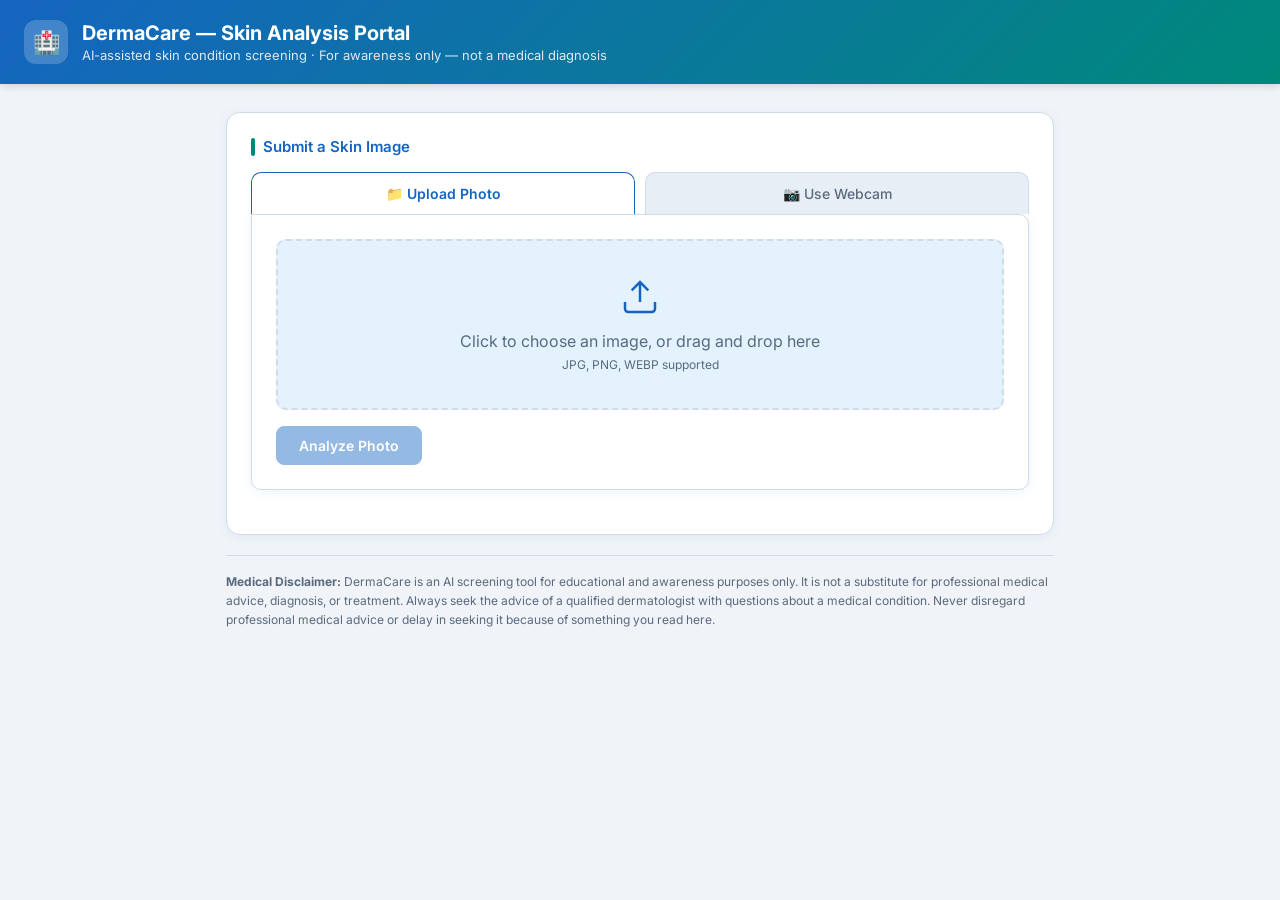
<file: Derma_Care_Skin_Disease/templates/index.html>
<!DOCTYPE html>
<html lang="en">
<head>
<meta charset="UTF-8">
<meta name="viewport" content="width=device-width, initial-scale=1.0">
<title>DermaCare — Skin Disease Detection</title>
<link rel="preconnect" href="https://fonts.googleapis.com">
<link href="https://fonts.googleapis.com/css2?family=Inter:wght@400;500;600;700&display=swap" rel="stylesheet">
<style>
:root {
  --bg: #f0f4f8;
  --white: #ffffff;
  --primary: #1565c0;
  --primary-light: #e3f2fd;
  --accent: #00897b;
  --accent-light: #e0f2f1;
  --text: #1a2332;
  --muted: #5a6a7e;
  --border: #d0dbe8;
  --danger: #c62828;
  --danger-bg: #ffebee;
  --warning: #e65100;
  --warning-bg: #fff3e0;
  --success: #2e7d32;
  --success-bg: #e8f5e9;
  --shadow: 0 2px 12px rgba(21,101,192,.08);
}
* { box-sizing: border-box; margin: 0; padding: 0; }
body {
  font-family: 'Inter', sans-serif;
  background: var(--bg);
  color: var(--text);
  min-height: 100vh;
}

/* ---- Header ---- */
.header {
  background: linear-gradient(135deg, #1565c0 0%, #00897b 100%);
  color: #fff;
  padding: 20px 24px;
  display: flex;
  align-items: center;
  gap: 14px;
  box-shadow: 0 2px 8px rgba(0,0,0,.15);
}
.header-icon {
  width: 44px; height: 44px;
  background: rgba(255,255,255,.2);
  border-radius: 12px;
  display: flex; align-items: center; justify-content: center;
  font-size: 22px;
}
.header h1 { font-size: 20px; font-weight: 700; }
.header p { font-size: 13px; opacity: .85; margin-top: 2px; }

.wrap { max-width: 860px; margin: 0 auto; padding: 28px 16px 48px; }

/* ---- Cards ---- */
.card {
  background: var(--white);
  border: 1px solid var(--border);
  border-radius: 14px;
  padding: 24px;
  margin-bottom: 20px;
  box-shadow: var(--shadow);
}
.card-title {
  font-size: 15px;
  font-weight: 600;
  color: var(--primary);
  margin-bottom: 16px;
  display: flex;
  align-items: center;
  gap: 8px;
}
.card-title::before {
  content: '';
  display: inline-block;
  width: 4px; height: 18px;
  background: var(--accent);
  border-radius: 2px;
}

/* ---- Tabs ---- */
.tabs { display: flex; gap: 10px; margin-bottom: 0; }
.tab {
  flex: 1;
  text-align: center;
  padding: 12px;
  border: 1px solid var(--border);
  border-bottom: none;
  border-radius: 10px 10px 0 0;
  cursor: pointer;
  background: #e8eef5;
  color: var(--muted);
  font-size: 14px;
  font-weight: 500;
  transition: background .15s;
}
.tab.active { background: var(--white); color: var(--primary); font-weight: 600; border-color: var(--primary); }
.tab-panel {
  display: none;
  border: 1px solid var(--border);
  border-radius: 0 10px 10px 10px;
  padding: 24px;
  background: var(--white);
  box-shadow: var(--shadow);
  margin-bottom: 20px;
}
.tab-panel.active { display: block; }

#dropzone {
  border: 2px dashed var(--border);
  border-radius: 10px;
  padding: 36px 20px;
  text-align: center;
  color: var(--muted);
  cursor: pointer;
  transition: border-color .15s, background .15s;
  background: var(--primary-light);
}
#dropzone:hover, #dropzone.drag { border-color: var(--primary); color: var(--primary); background: #d0e8fc; }
#dropzone svg { margin-bottom: 10px; }
#preview, #video { max-width: 100%; border-radius: 10px; margin-top: 16px; display: none; border: 1px solid var(--border); }
#video { width: 100%; background: #000; }

.btn {
  font-family: inherit;
  font-size: 14px;
  font-weight: 600;
  padding: 10px 22px;
  border-radius: 8px;
  border: 1px solid var(--border);
  background: var(--white);
  color: var(--text);
  cursor: pointer;
  transition: background .15s, transform .1s;
}
.btn:hover { background: var(--primary-light); }
.btn:active { transform: scale(.98); }
.btn:disabled { opacity: .45; cursor: not-allowed; }
.btn-primary { background: var(--primary); border-color: var(--primary); color: #fff; }
.btn-primary:hover { background: #1256a8; }
.btn-accent { background: var(--accent); border-color: var(--accent); color: #fff; }
.btn-accent:hover { background: #00796b; }
.row { display: flex; gap: 10px; align-items: center; margin-top: 16px; flex-wrap: wrap; }

/* ---- Results ---- */
#results { display: none; }
#results.visible { display: block; }

.result-header {
  display: flex;
  align-items: flex-start;
  justify-content: space-between;
  gap: 16px;
  flex-wrap: wrap;
  margin-bottom: 20px;
}
.disease-name { font-size: 26px; font-weight: 700; color: var(--text); }
.confidence-badge {
  display: inline-flex;
  align-items: center;
  gap: 6px;
  padding: 6px 14px;
  border-radius: 20px;
  font-size: 13px;
  font-weight: 600;
}
.badge-high { background: var(--success-bg); color: var(--success); }
.badge-medium { background: var(--warning-bg); color: var(--warning); }
.badge-low { background: var(--primary-light); color: var(--primary); }
.badge-critical { background: var(--danger-bg); color: var(--danger); }

.alert-banner {
  background: var(--danger-bg);
  border: 1px solid #ef9a9a;
  border-radius: 10px;
  padding: 14px 18px;
  color: var(--danger);
  font-size: 14px;
  font-weight: 500;
  margin-bottom: 16px;
  display: flex;
  align-items: center;
  gap: 10px;
}

.info-grid { display: grid; grid-template-columns: 1fr 1fr; gap: 16px; margin-bottom: 20px; }
@media (max-width: 600px) { .info-grid { grid-template-columns: 1fr; } }

.info-box {
  background: var(--bg);
  border-radius: 10px;
  padding: 16px;
  border-left: 4px solid var(--accent);
}
.info-box h3 { font-size: 12px; text-transform: uppercase; letter-spacing: .5px; color: var(--muted); margin-bottom: 8px; }
.info-box p { font-size: 14px; line-height: 1.6; }

.section-title { font-size: 14px; font-weight: 600; color: var(--primary); margin: 20px 0 12px; }

.stage-grid { display: grid; grid-template-columns: repeat(3, 1fr); gap: 14px; }
@media (max-width: 600px) { .stage-grid { grid-template-columns: 1fr; } }
.stage-card {
  border: 1px solid var(--border);
  border-radius: 10px;
  overflow: hidden;
  background: var(--white);
}
.stage-card img { width: 100%; height: 120px; object-fit: cover; background: var(--primary-light); }
.stage-card-body { padding: 12px; }
.stage-card-body h4 { font-size: 13px; font-weight: 600; color: var(--primary); margin-bottom: 4px; }
.stage-card-body p { font-size: 12px; color: var(--muted); line-height: 1.5; }

.alt-list { list-style: none; }
.alt-list li {
  display: flex;
  justify-content: space-between;
  padding: 8px 0;
  border-bottom: 1px solid var(--border);
  font-size: 13px;
}
.alt-list li:last-child { border-bottom: none; }

.score-bar-row { display: flex; align-items: center; gap: 10px; margin-bottom: 8px; font-size: 13px; }
.score-bar-name { width: 160px; flex-shrink: 0; }
.score-bar-track { flex: 1; height: 8px; background: var(--bg); border-radius: 4px; overflow: hidden; }
.score-bar-fill { height: 100%; background: var(--primary); border-radius: 4px; }
.score-bar-pct { width: 44px; text-align: right; color: var(--muted); }

.spinner {
  display: inline-block;
  width: 20px; height: 20px;
  border: 3px solid var(--border);
  border-top-color: var(--primary);
  border-radius: 50%;
  animation: spin .7s linear infinite;
  vertical-align: middle;
  margin-right: 8px;
}
@keyframes spin { to { transform: rotate(360deg); } }

.error-msg { color: var(--danger); font-size: 14px; margin-top: 10px; }
.disclaimer {
  font-size: 12px;
  color: var(--muted);
  border-top: 1px solid var(--border);
  padding-top: 16px;
  margin-top: 8px;
  line-height: 1.6;
}
</style>
</head>
<body>

<header class="header">
  <div class="header-icon">🏥</div>
  <div>
    <h1>DermaCare — Skin Analysis Portal</h1>
    <p>AI-assisted skin condition screening · For awareness only — not a medical diagnosis</p>
  </div>
</header>

<div class="wrap">

  <!-- Input section -->
  <div class="card">
    <div class="card-title">Submit a Skin Image</div>
    <div class="tabs">
      <div class="tab active" data-tab="upload">📁 Upload Photo</div>
      <div class="tab" data-tab="webcam">📷 Use Webcam</div>
    </div>

    <div class="tab-panel active" id="panel-upload">
      <div id="dropzone">
        <svg width="40" height="40" viewBox="0 0 24 24" fill="none" stroke="#1565c0" stroke-width="1.5">
          <path d="M21 15v4a2 2 0 01-2 2H5a2 2 0 01-2-2v-4"/><polyline points="17 8 12 3 7 8"/><line x1="12" y1="3" x2="12" y2="15"/>
        </svg>
        <div>Click to choose an image, or drag and drop here</div>
        <div style="font-size:12px;margin-top:6px;color:#5a6a7e;">JPG, PNG, WEBP supported</div>
      </div>
      <input type="file" id="fileInput" accept="image/*" style="display:none;">
      <img id="preview" alt="Preview">
      <div class="row">
        <button class="btn btn-primary" id="predictUploadBtn" disabled>Analyze Photo</button>
      </div>
    </div>

    <div class="tab-panel" id="panel-webcam">
      <video id="video" autoplay playsinline></video>
      <canvas id="canvas" style="display:none;"></canvas>
      <div class="row">
        <button class="btn" id="startCamBtn">Start Camera</button>
        <button class="btn btn-accent" id="captureBtn" disabled>Capture &amp; Analyze</button>
      </div>
    </div>
    <div id="errorBox" class="error-msg"></div>
  </div>

  <!-- Results section -->
  <div id="results">
    <div class="card" id="resultCard">
      <div id="melanomaAlert" class="alert-banner" style="display:none;">
        ⚠️ <strong>Melanoma Alert:</strong> A potentially serious condition was detected. Please consult a dermatologist immediately.
      </div>
      <div class="result-header">
        <div>
          <div style="font-size:12px;color:var(--muted);text-transform:uppercase;letter-spacing:.5px;margin-bottom:4px;">Detected Condition</div>
          <div class="disease-name" id="rDisease">—</div>
        </div>
        <div class="confidence-badge badge-medium" id="rBadge">—</div>
      </div>

      <div class="info-grid">
        <div class="info-box">
          <h3>Confidence Level</h3>
          <p id="rConfidence">—</p>
        </div>
        <div class="info-box">
          <h3>Estimated Stage</h3>
          <p id="rStage">—</p>
        </div>
      </div>

      <div class="info-box" style="margin-bottom:16px;border-left-color:var(--primary);">
        <h3>About This Condition</h3>
        <p id="rDescription">—</p>
      </div>

      <div class="info-box" style="border-left-color:#e65100;">
        <h3>Recommended Treatment (Informational)</h3>
        <p id="rPrescription">—</p>
      </div>

      <div class="section-title">Disease Progression — Reference Stages</div>
      <div class="stage-grid" id="rStages"></div>

      <div class="section-title" id="altTitle" style="display:none;">Alternative Possibilities</div>
      <ul class="alt-list" id="rAlternatives"></ul>

      <details style="margin-top:20px;">
        <summary style="cursor:pointer;font-size:13px;color:var(--muted);font-weight:500;">View all model scores</summary>
        <div id="rAllScores" style="margin-top:12px;"></div>
      </details>
    </div>
  </div>

  <p class="disclaimer">
    <strong>Medical Disclaimer:</strong> DermaCare is an AI screening tool for educational and awareness purposes only.
    It is not a substitute for professional medical advice, diagnosis, or treatment.
    Always seek the advice of a qualified dermatologist with questions about a medical condition.
    Never disregard professional medical advice or delay in seeking it because of something you read here.
  </p>
</div>

<script>
const tabs = document.querySelectorAll('.tab');
const panels = document.querySelectorAll('.tab-panel');
tabs.forEach(t => t.onclick = () => {
  tabs.forEach(x => x.classList.remove('active'));
  panels.forEach(x => x.classList.remove('active'));
  t.classList.add('active');
  document.getElementById('panel-' + t.dataset.tab).classList.add('active');
  stopCamera();
});

const dropzone = document.getElementById('dropzone');
const fileInput = document.getElementById('fileInput');
const preview = document.getElementById('preview');
const predictUploadBtn = document.getElementById('predictUploadBtn');
let uploadedBlob = null;

dropzone.onclick = () => fileInput.click();
dropzone.ondragover = e => { e.preventDefault(); dropzone.classList.add('drag'); };
dropzone.ondragleave = () => dropzone.classList.remove('drag');
dropzone.ondrop = e => {
  e.preventDefault(); dropzone.classList.remove('drag');
  if (e.dataTransfer.files[0]) handleFile(e.dataTransfer.files[0]);
};
fileInput.onchange = () => { if (fileInput.files[0]) handleFile(fileInput.files[0]); };

function handleFile(file) {
  uploadedBlob = file;
  preview.src = URL.createObjectURL(file);
  preview.style.display = 'block';
  predictUploadBtn.disabled = false;
}
predictUploadBtn.onclick = () => runPrediction(uploadedBlob);

const video = document.getElementById('video');
const canvas = document.getElementById('canvas');
const startCamBtn = document.getElementById('startCamBtn');
const captureBtn = document.getElementById('captureBtn');
let stream = null;

startCamBtn.onclick = async () => {
  try {
    stream = await navigator.mediaDevices.getUserMedia({ video: true });
    video.srcObject = stream;
    video.style.display = 'block';
    captureBtn.disabled = false;
    startCamBtn.textContent = 'Restart Camera';
  } catch (err) {
    showError('Could not access webcam: ' + err.message);
  }
};
function stopCamera() {
  if (stream) {
    stream.getTracks().forEach(t => t.stop());
    stream = null;
    video.style.display = 'none';
    captureBtn.disabled = true;
    startCamBtn.textContent = 'Start Camera';
  }
}
captureBtn.onclick = () => {
  canvas.width = video.videoWidth;
  canvas.height = video.videoHeight;
  canvas.getContext('2d').drawImage(video, 0, 0);
  canvas.toBlob(blob => runPrediction(blob), 'image/jpeg', 0.92);
};

function showError(msg) {
  document.getElementById('errorBox').textContent = msg;
}

async function runPrediction(blob) {
  if (!blob) { showError('No image available yet.'); return; }
  showError('');
  const results = document.getElementById('results');
  results.classList.add('visible');
  document.getElementById('rDisease').innerHTML = '<span class="spinner"></span>Analyzing…';
  document.getElementById('rBadge').textContent = '';
  document.getElementById('rConfidence').textContent = '';
  document.getElementById('rStage').textContent = '';
  document.getElementById('rDescription').textContent = '';
  document.getElementById('rPrescription').textContent = '';
  document.getElementById('rStages').innerHTML = '';
  document.getElementById('rAlternatives').innerHTML = '';
  document.getElementById('rAllScores').innerHTML = '';
  document.getElementById('melanomaAlert').style.display = 'none';

  const form = new FormData();
  form.append('image', blob, 'capture.jpg');
  try {
    const res = await fetch('/predict', { method: 'POST', body: form });
    const data = await res.json();
    if (!res.ok) {
      showError(data.error || 'Prediction failed.');
      results.classList.remove('visible');
      return;
    }
    renderResults(data);
  } catch (err) {
    showError('Request failed: ' + err.message);
    results.classList.remove('visible');
  }
}

function badgeClass(severity) {
  return { critical: 'badge-critical', high: 'badge-high', medium: 'badge-medium', low: 'badge-low' }[severity] || 'badge-low';
}

function renderResults(data) {
  document.getElementById('rDisease').textContent = data.disease;
  const badge = document.getElementById('rBadge');
  badge.textContent = data.confidence + '% confidence';
  badge.className = 'confidence-badge ' + badgeClass(data.severity_badge);

  document.getElementById('rConfidence').textContent = data.confidence + '% — ' +
    (data.confidence >= 75 ? 'High confidence match' : data.confidence >= 55 ? 'Moderate confidence' : 'Low confidence');
  document.getElementById('rStage').textContent = data.stage;
  document.getElementById('rDescription').textContent = data.description || 'No description available.';
  document.getElementById('rPrescription').textContent = data.prescription || 'Consult a dermatologist for treatment guidance.';

  if (data.melanoma_alert) {
    document.getElementById('melanomaAlert').style.display = 'flex';
  }

  const stagesEl = document.getElementById('rStages');
  if (data.stages && data.stages.length) {
    stagesEl.innerHTML = data.stages.map(s => `
      <div class="stage-card">
        <img src="${s.image}" alt="${s.name} stage reference">
        <div class="stage-card-body">
          <h4>${s.name}</h4>
          <p>${s.signs}</p>
        </div>
      </div>`).join('');
  } else {
    stagesEl.innerHTML = '<p style="font-size:13px;color:var(--muted);">No reference images available for this result.</p>';
  }

  const alts = data.alternatives || [];
  const altTitle = document.getElementById('altTitle');
  const altList = document.getElementById('rAlternatives');
  if (alts.length) {
    altTitle.style.display = 'block';
    altList.innerHTML = alts.map(a =>
      `<li><span>${a.disease}</span><span>${a.confidence}%</span></li>`
    ).join('');
  } else {
    altTitle.style.display = 'none';
    altList.innerHTML = '';
  }

  const scoresEl = document.getElementById('rAllScores');
  if (data.all_scores) {
    scoresEl.innerHTML = data.all_scores.map(s => `
      <div class="score-bar-row">
        <div class="score-bar-name">${s.disease}</div>
        <div class="score-bar-track"><div class="score-bar-fill" style="width:${s.confidence}%"></div></div>
        <div class="score-bar-pct">${s.confidence}%</div>
      </div>`).join('');
  }
}
</script>
</body>
</html>
</file>
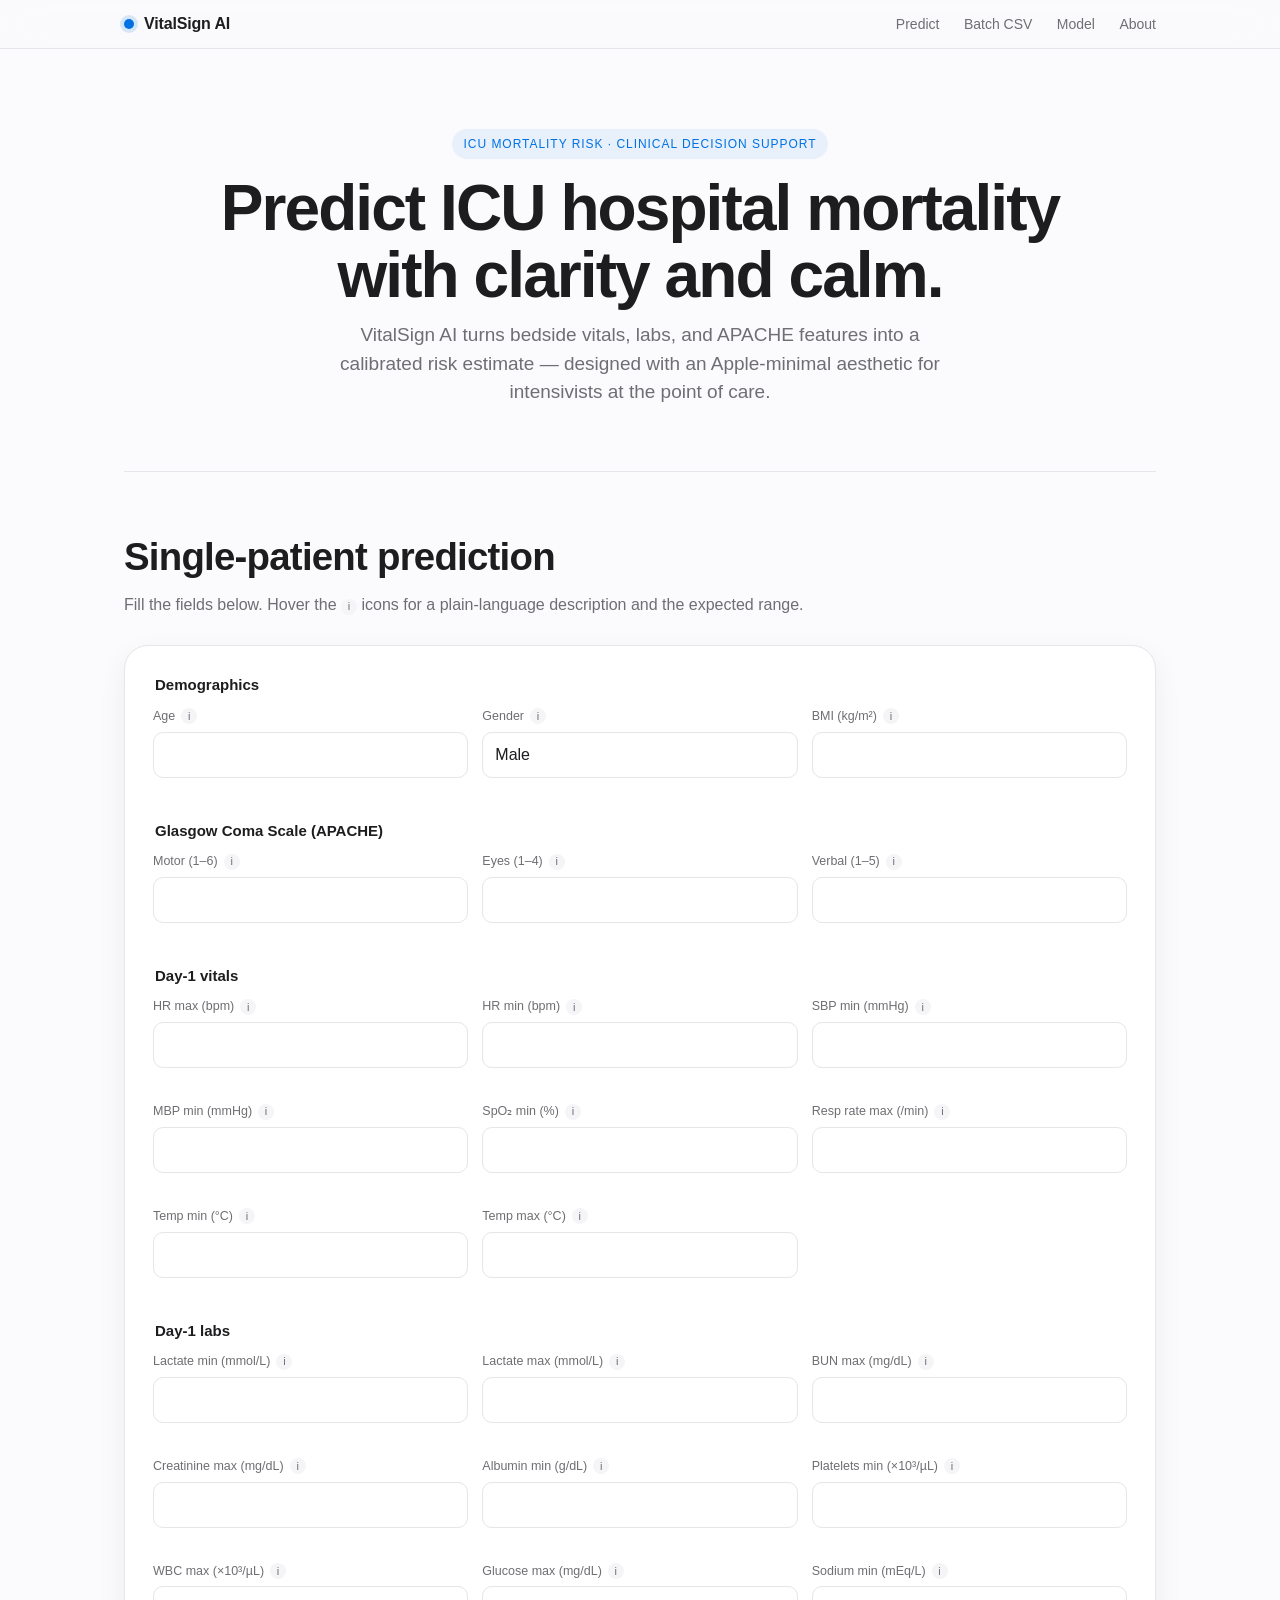
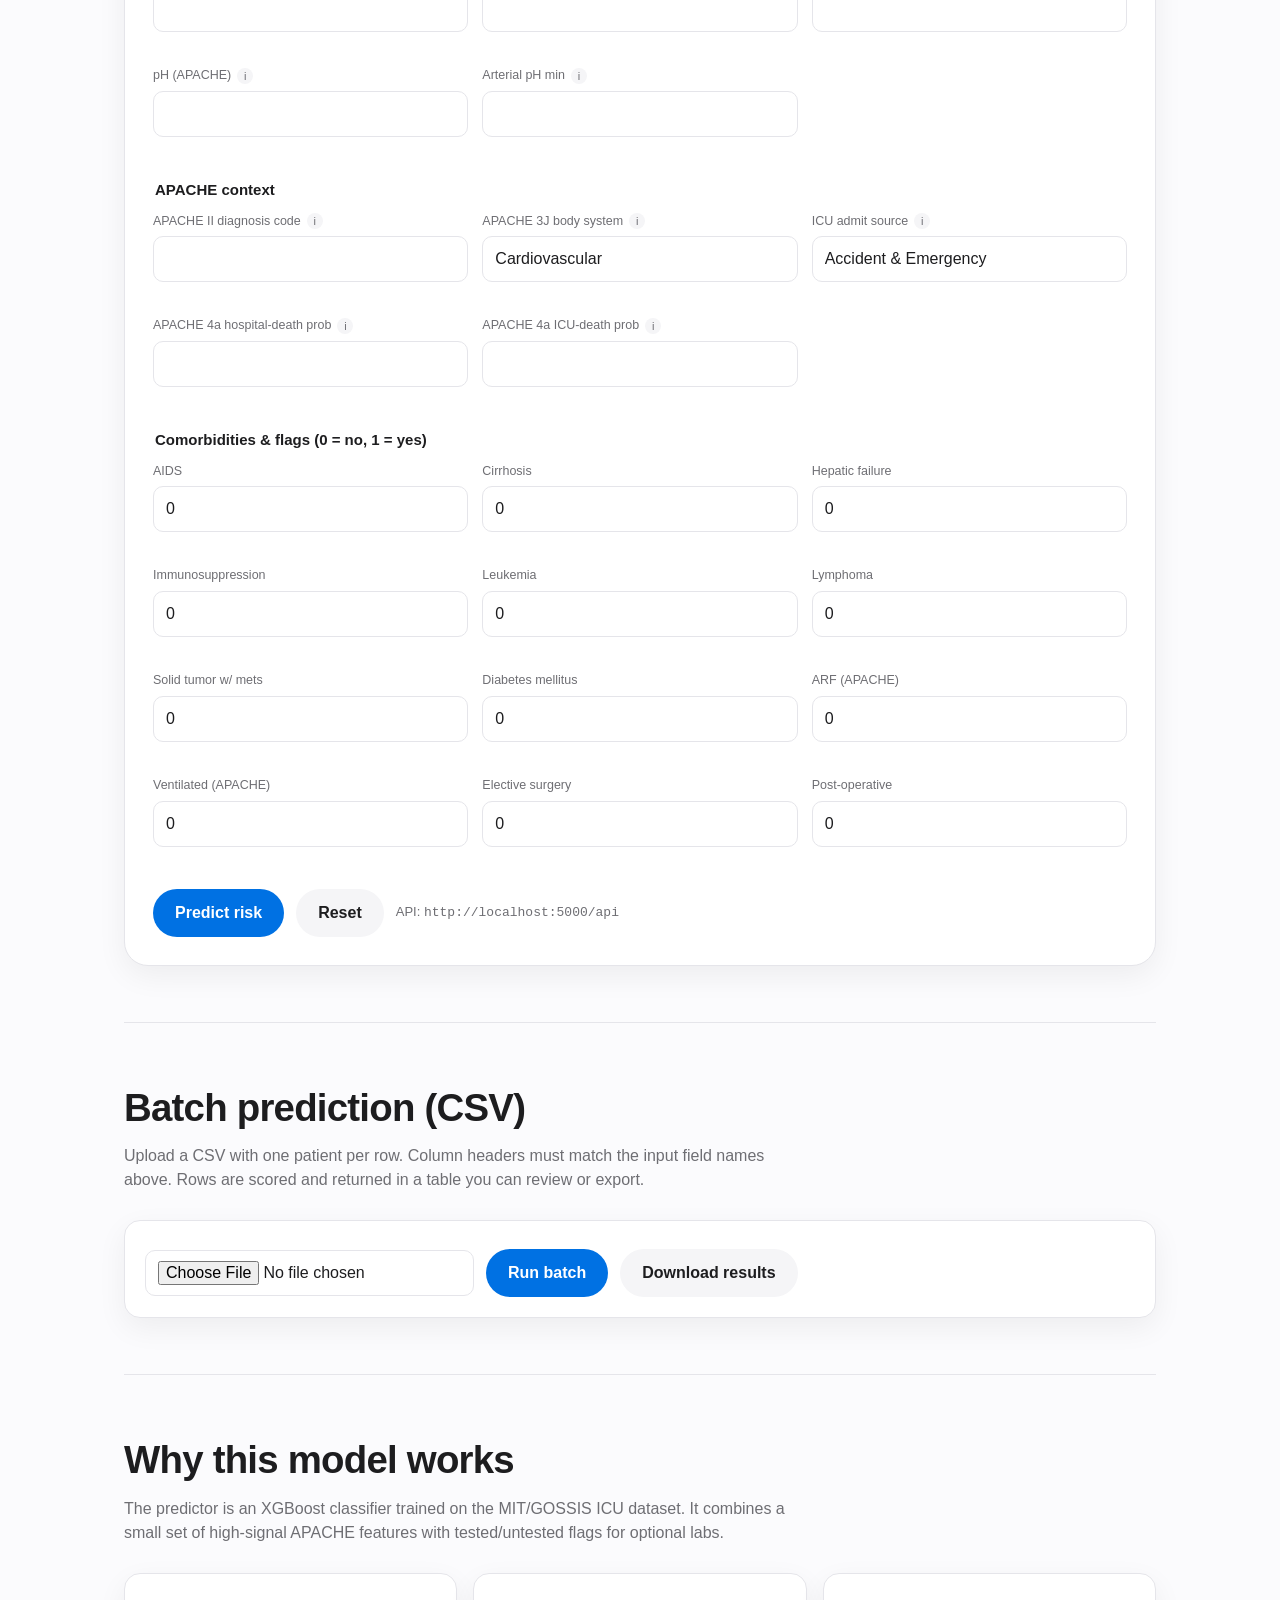
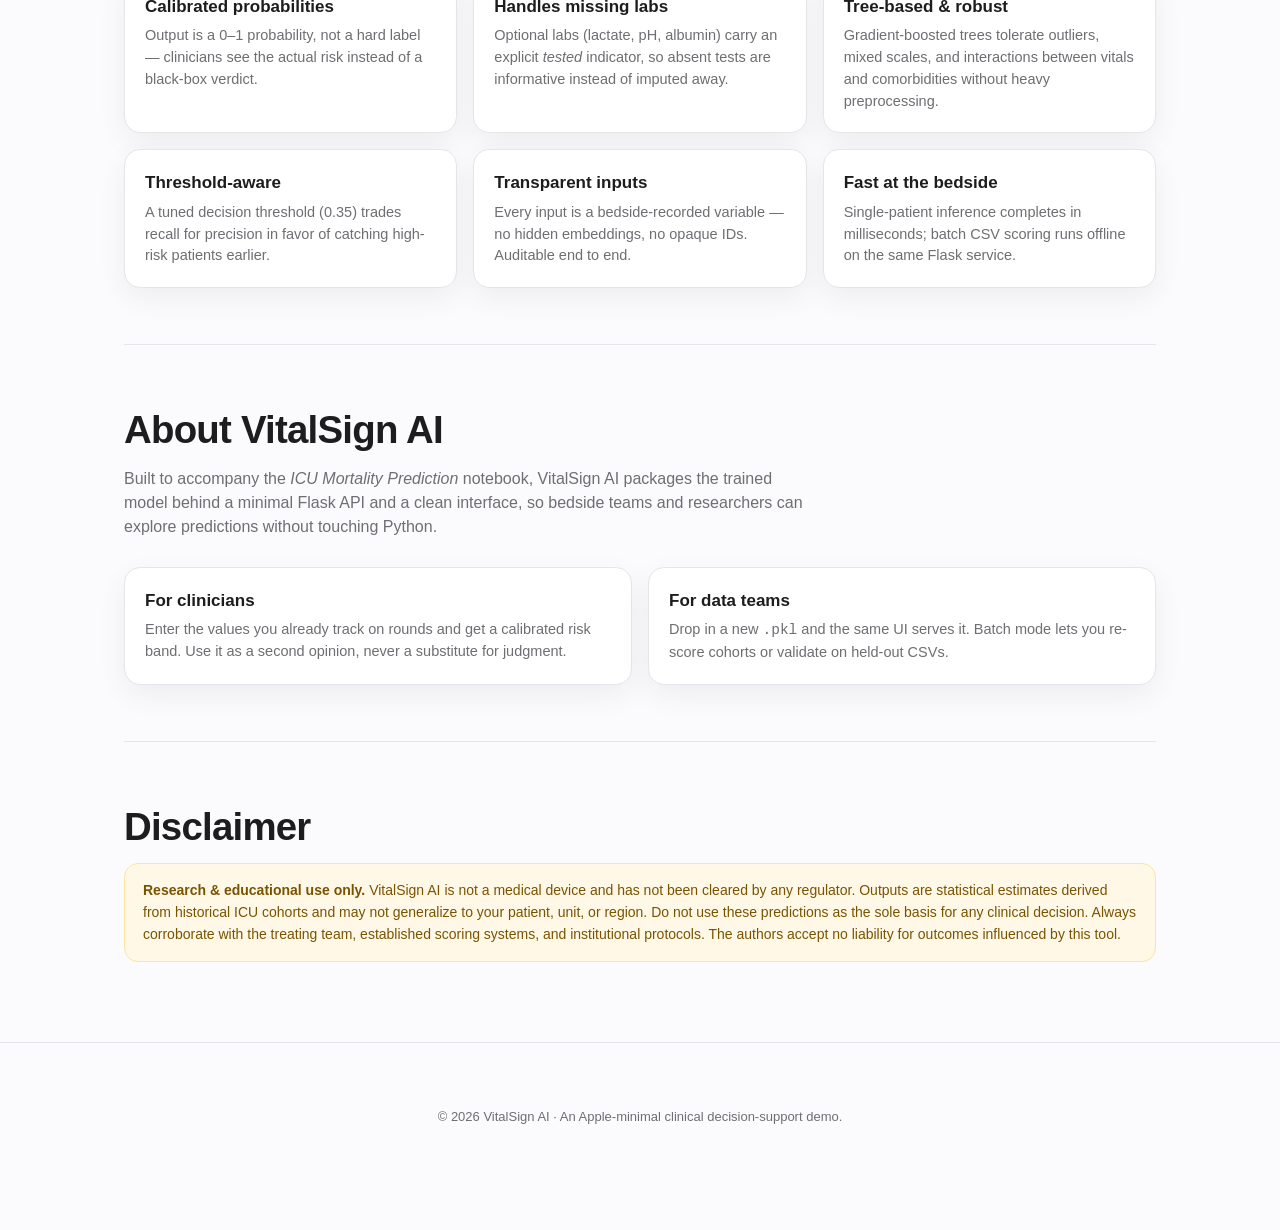
<file: ICU_Mortality_Prediction/templates/index.html>
<!doctype html>
<html lang="en">
<head>
<meta charset="utf-8" />
<meta name="viewport" content="width=device-width,initial-scale=1" />
<title>VitalSign AI — ICU Mortality Risk Predictor</title>
<meta name="description" content="An Apple-minimal, clinician-facing tool that estimates ICU hospital-mortality risk from bedside vitals, labs, and APACHE features." />
<style>
  :root{
    --bg:#fbfbfd; --surface:#ffffff; --text:#1d1d1f; --muted:#6e6e73;
    --line:#e5e5ea; --accent:#0071e3; --accent-2:#34c759;
    --warn:#ff9f0a; --danger:#ff3b30; --chip:#f5f5f7;
    --radius:16px; --shadow:0 10px 30px rgba(0,0,0,.06);
  }
  *{box-sizing:border-box}
  html,body{margin:0;padding:0;background:var(--bg);color:var(--text);
    font-family:-apple-system,BlinkMacSystemFont,"SF Pro Display","SF Pro Text","Helvetica Neue",Helvetica,Arial,sans-serif;
    -webkit-font-smoothing:antialiased;font-size:16px;line-height:1.5}
  a{color:var(--accent);text-decoration:none}
  .wrap{max-width:1080px;margin:0 auto;padding:24px}
  /* Nav */
  nav{position:sticky;top:0;z-index:20;backdrop-filter:saturate(180%) blur(20px);
    background:rgba(251,251,253,.8);border-bottom:1px solid var(--line)}
  nav .wrap{display:flex;align-items:center;justify-content:space-between;padding:12px 24px}
  .brand{display:flex;align-items:center;gap:10px;font-weight:600;letter-spacing:-.01em}
  .brand .dot{width:10px;height:10px;border-radius:50%;background:var(--accent);box-shadow:0 0 0 4px rgba(0,113,227,.15)}
  nav a.link{color:var(--muted);margin-left:20px;font-size:14px}
  nav a.link:hover{color:var(--text)}
  /* Hero */
  header.hero{position:relative;overflow:hidden;text-align:center;padding:80px 24px 40px}
  header.hero h1{font-size:clamp(34px,5vw,64px);line-height:1.05;letter-spacing:-.03em;margin:0 0 12px;font-weight:700}
  header.hero p.lede{max-width:640px;margin:0 auto;color:var(--muted);font-size:19px}
  .pill{display:inline-block;font-size:12px;letter-spacing:.08em;text-transform:uppercase;
    color:var(--accent);background:rgba(0,113,227,.08);padding:6px 12px;border-radius:999px;margin-bottom:16px}
  /* Floating heart-beats */
  .float-layer{position:absolute;inset:0;pointer-events:none;overflow:hidden}
  .beat{position:absolute;font-size:22px;opacity:.35;animation:floaty linear infinite}
  @keyframes floaty{
    0%{transform:translateY(20vh) translateX(0) scale(.9);opacity:0}
    15%{opacity:.6}
    100%{transform:translateY(-40vh) translateX(20px) scale(1.1);opacity:0}
  }
  @keyframes pulse{0%,100%{transform:scale(1)}50%{transform:scale(1.12)}}
  /* Sections */
  section{padding:56px 0;border-top:1px solid var(--line)}
  section h2{font-size:clamp(26px,3vw,40px);letter-spacing:-.02em;margin:0 0 8px}
  section p.sub{color:var(--muted);margin:0 0 28px;max-width:680px}
  /* Cards */
  .grid{display:grid;gap:16px}
  .grid.cols-3{grid-template-columns:repeat(3,minmax(0,1fr))}
  .grid.cols-2{grid-template-columns:repeat(2,minmax(0,1fr))}
  @media(max-width:820px){.grid.cols-3,.grid.cols-2{grid-template-columns:1fr}}
  .card{background:var(--surface);border:1px solid var(--line);border-radius:var(--radius);padding:20px;box-shadow:var(--shadow)}
  .card h3{margin:0 0 6px;font-size:17px}
  .card p{margin:0;color:var(--muted);font-size:14.5px}
  /* Form */
  form.predict{background:var(--surface);border:1px solid var(--line);border-radius:24px;padding:28px;box-shadow:var(--shadow)}
  fieldset{border:0;padding:0;margin:0 0 22px}
  legend{font-weight:600;font-size:15px;margin-bottom:10px;color:var(--text)}
  .fields{display:grid;grid-template-columns:repeat(3,minmax(0,1fr));gap:14px}
  @media(max-width:820px){.fields{grid-template-columns:1fr 1fr}}
  @media(max-width:520px){.fields{grid-template-columns:1fr}}
  .field{display:flex;flex-direction:column;gap:6px;position:relative}
  .field label{font-size:12.5px;color:var(--muted);display:flex;align-items:center;gap:6px}
  .info{display:inline-flex;align-items:center;justify-content:center;width:16px;height:16px;
    border-radius:50%;background:var(--chip);color:var(--muted);font-size:11px;cursor:help;user-select:none}
  .info:hover + .tip, .info:focus + .tip{opacity:1;transform:translateY(0)}
  .tip{position:absolute;top:100%;left:0;right:0;margin-top:6px;background:#1d1d1f;color:#fff;
    font-size:12px;line-height:1.4;padding:8px 10px;border-radius:8px;opacity:0;transform:translateY(-4px);
    transition:.15s ease;pointer-events:none;z-index:5}
  input,select{appearance:none;-webkit-appearance:none;background:var(--surface);border:1px solid var(--line);
    border-radius:10px;padding:10px 12px;font:inherit;color:var(--text);outline:none;transition:.15s}
  input:focus,select:focus{border-color:var(--accent);box-shadow:0 0 0 4px rgba(0,113,227,.15)}
  input.invalid{border-color:var(--danger);box-shadow:0 0 0 4px rgba(255,59,48,.12)}
  .err{color:var(--danger);font-size:12px;min-height:14px}
  .row-actions{display:flex;gap:12px;flex-wrap:wrap;align-items:center;margin-top:8px}
  button{cursor:pointer;font:inherit;border:0;border-radius:999px;padding:12px 22px;font-weight:600;transition:.15s}
  button.primary{background:var(--accent);color:#fff}
  button.primary:hover{filter:brightness(1.05)}
  button.ghost{background:var(--chip);color:var(--text)}
  button.ghost:hover{background:#ececf1}
  /* Result */
  .result{margin-top:18px;padding:20px;border-radius:16px;border:1px solid var(--line);background:#fafafd;display:none}
  .result.show{display:block;animation:fade .35s ease}
  @keyframes fade{from{opacity:0;transform:translateY(6px)}to{opacity:1;transform:none}}
  .risk-badge{display:inline-flex;align-items:center;gap:8px;font-weight:600;padding:6px 12px;border-radius:999px;font-size:14px}
  .risk-Low{background:rgba(52,199,89,.15);color:#248a3d}
  .risk-Moderate{background:rgba(255,159,10,.15);color:#b76c00}
  .risk-High{background:rgba(255,149,0,.2);color:#a24a00}
  .risk-Critical{background:rgba(255,59,48,.15);color:#b1160b}
  .bar{height:10px;background:var(--chip);border-radius:999px;overflow:hidden;margin-top:12px}
  .bar > span{display:block;height:100%;background:linear-gradient(90deg,#34c759,#ff9f0a,#ff3b30);width:0;transition:width .8s ease}
  /* Batch table */
  table{width:100%;border-collapse:collapse;margin-top:14px;font-size:14px}
  th,td{padding:10px 12px;border-bottom:1px solid var(--line);text-align:left}
  th{background:var(--chip);font-weight:600}
  /* Footer */
  footer{padding:40px 0 80px;color:var(--muted);font-size:13px;text-align:center;border-top:1px solid var(--line)}
  .disclaimer{background:#fff8e6;border:1px solid #ffe3a1;color:#7a5300;padding:16px 18px;border-radius:14px;font-size:14px;line-height:1.55}
</style>
</head>
<body>

<nav>
  <div class="wrap">
    <div class="brand"><span class="dot"></span> VitalSign&nbsp;AI</div>
    <div>
      <a class="link" href="#predict">Predict</a>
      <a class="link" href="#batch">Batch CSV</a>
      <a class="link" href="#model">Model</a>
      <a class="link" href="#about">About</a>
    </div>
  </div>
</nav>

<header class="hero">
  <div class="float-layer" id="floatLayer"></div>
  <span class="pill">ICU Mortality Risk · Clinical Decision Support</span>
  <h1>Predict ICU hospital mortality<br/>with clarity and calm.</h1>
  <p class="lede">VitalSign AI turns bedside vitals, labs, and APACHE features into a calibrated risk estimate — designed with an Apple-minimal aesthetic for intensivists at the point of care.</p>
</header>

<main class="wrap">

<!-- ============== SINGLE PATIENT ============== -->
<section id="predict">
  <h2>Single-patient prediction</h2>
  <p class="sub">Fill the fields below. Hover the <span class="info">i</span> icons for a plain-language description and the expected range.</p>
  <form class="predict" id="predictForm" novalidate>

    <fieldset>
      <legend>Demographics</legend>
      <div class="fields">
        <div class="field">
          <label>Age <span class="info" tabindex="0">i</span><span class="tip">Patient age in years. Expected 16–110.</span></label>
          <input name="age" type="number" min="16" max="110" step="1" required />
          <div class="err"></div>
        </div>
        <div class="field">
          <label>Gender <span class="info" tabindex="0">i</span><span class="tip">Biological sex recorded at admission.</span></label>
          <select name="gender" required><option value="M">Male</option><option value="F">Female</option></select>
          <div class="err"></div>
        </div>
        <div class="field">
          <label>BMI (kg/m²) <span class="info" tabindex="0">i</span><span class="tip">Body-mass index. Typical adult range 12–70.</span></label>
          <input name="bmi" type="number" min="10" max="80" step="0.1" required />
          <div class="err"></div>
        </div>
      </div>
    </fieldset>

    <fieldset>
      <legend>Glasgow Coma Scale (APACHE)</legend>
      <div class="fields">
        <div class="field"><label>Motor (1–6) <span class="info" tabindex="0">i</span><span class="tip">Best motor response. 1 = none, 6 = obeys.</span></label>
          <input name="gcs_motor_apache" type="number" min="1" max="6" step="1" required /><div class="err"></div></div>
        <div class="field"><label>Eyes (1–4) <span class="info" tabindex="0">i</span><span class="tip">Eye opening. 1 = none, 4 = spontaneous.</span></label>
          <input name="gcs_eyes_apache" type="number" min="1" max="4" step="1" required /><div class="err"></div></div>
        <div class="field"><label>Verbal (1–5) <span class="info" tabindex="0">i</span><span class="tip">Best verbal response. 1 = none, 5 = oriented.</span></label>
          <input name="gcs_verbal_apache" type="number" min="1" max="5" step="1" required /><div class="err"></div></div>
      </div>
    </fieldset>

    <fieldset>
      <legend>Day-1 vitals</legend>
      <div class="fields">
        <div class="field"><label>HR max (bpm) <span class="info" tabindex="0">i</span><span class="tip">Highest heart rate in first 24 h. 20–250.</span></label>
          <input name="d1_heartrate_max" type="number" min="20" max="250" step="1" required /><div class="err"></div></div>
        <div class="field"><label>HR min (bpm) <span class="info" tabindex="0">i</span><span class="tip">Lowest heart rate in first 24 h. 20–250.</span></label>
          <input name="d1_heartrate_min" type="number" min="20" max="250" step="1" required /><div class="err"></div></div>
        <div class="field"><label>SBP min (mmHg) <span class="info" tabindex="0">i</span><span class="tip">Lowest systolic BP day 1. 40–260.</span></label>
          <input name="d1_sysbp_min" type="number" min="40" max="260" step="1" required /><div class="err"></div></div>
        <div class="field"><label>MBP min (mmHg) <span class="info" tabindex="0">i</span><span class="tip">Lowest mean BP day 1. 30–200.</span></label>
          <input name="d1_mbp_min" type="number" min="30" max="200" step="1" required /><div class="err"></div></div>
        <div class="field"><label>SpO₂ min (%) <span class="info" tabindex="0">i</span><span class="tip">Lowest peripheral O₂ saturation. 50–100.</span></label>
          <input name="d1_spo2_min" type="number" min="50" max="100" step="1" required /><div class="err"></div></div>
        <div class="field"><label>Resp rate max (/min) <span class="info" tabindex="0">i</span><span class="tip">Highest respiratory rate day 1. 4–80.</span></label>
          <input name="d1_resprate_max" type="number" min="4" max="80" step="1" required /><div class="err"></div></div>
        <div class="field"><label>Temp min (°C) <span class="info" tabindex="0">i</span><span class="tip">Lowest core temperature day 1. 25–42.</span></label>
          <input name="d1_temp_min" type="number" min="25" max="42" step="0.1" required /><div class="err"></div></div>
        <div class="field"><label>Temp max (°C) <span class="info" tabindex="0">i</span><span class="tip">Highest core temperature day 1. 25–43.</span></label>
          <input name="d1_temp_max" type="number" min="25" max="43" step="0.1" required /><div class="err"></div></div>
      </div>
    </fieldset>

    <fieldset>
      <legend>Day-1 labs</legend>
      <div class="fields">
        <div class="field"><label>Lactate min (mmol/L) <span class="info" tabindex="0">i</span><span class="tip">Leave empty if not tested. Typical 0.5–20.</span></label>
          <input name="d1_lactate_min" type="number" min="0" max="30" step="0.1" /><div class="err"></div></div>
        <div class="field"><label>Lactate max (mmol/L) <span class="info" tabindex="0">i</span><span class="tip">Leave empty if not tested. Typical 0.5–30.</span></label>
          <input name="d1_lactate_max" type="number" min="0" max="30" step="0.1" /><div class="err"></div></div>
        <div class="field"><label>BUN max (mg/dL) <span class="info" tabindex="0">i</span><span class="tip">Highest blood urea nitrogen day 1. 1–200.</span></label>
          <input name="d1_bun_max" type="number" min="1" max="200" step="0.1" required /><div class="err"></div></div>
        <div class="field"><label>Creatinine max (mg/dL) <span class="info" tabindex="0">i</span><span class="tip">Highest serum creatinine day 1. 0.1–15.</span></label>
          <input name="d1_creatinine_max" type="number" min="0.1" max="15" step="0.01" required /><div class="err"></div></div>
        <div class="field"><label>Albumin min (g/dL) <span class="info" tabindex="0">i</span><span class="tip">Leave empty if not tested. 0.5–6.</span></label>
          <input name="d1_albumin_min" type="number" min="0.5" max="6" step="0.1" /><div class="err"></div></div>
        <div class="field"><label>Platelets min (×10³/µL) <span class="info" tabindex="0">i</span><span class="tip">Lowest platelet count day 1. 5–1000.</span></label>
          <input name="d1_platelets_min" type="number" min="5" max="1000" step="1" required /><div class="err"></div></div>
        <div class="field"><label>WBC max (×10³/µL) <span class="info" tabindex="0">i</span><span class="tip">Highest white cell count day 1. 0–100.</span></label>
          <input name="d1_wbc_max" type="number" min="0" max="100" step="0.1" required /><div class="err"></div></div>
        <div class="field"><label>Glucose max (mg/dL) <span class="info" tabindex="0">i</span><span class="tip">Highest glucose day 1. 20–1000.</span></label>
          <input name="d1_glucose_max" type="number" min="20" max="1000" step="1" required /><div class="err"></div></div>
        <div class="field"><label>Sodium min (mEq/L) <span class="info" tabindex="0">i</span><span class="tip">Lowest sodium day 1. 100–170.</span></label>
          <input name="d1_sodium_min" type="number" min="100" max="170" step="0.1" required /><div class="err"></div></div>
        <div class="field"><label>pH (APACHE) <span class="info" tabindex="0">i</span><span class="tip">Leave empty if not tested. 6.5–7.8.</span></label>
          <input name="ph_apache" type="number" min="6.5" max="7.8" step="0.01" /><div class="err"></div></div>
        <div class="field"><label>Arterial pH min <span class="info" tabindex="0">i</span><span class="tip">Leave empty if not tested. 6.5–7.8.</span></label>
          <input name="d1_arterial_ph_min" type="number" min="6.5" max="7.8" step="0.01" /><div class="err"></div></div>
      </div>
    </fieldset>

    <fieldset>
      <legend>APACHE context</legend>
      <div class="fields">
        <div class="field"><label>APACHE II diagnosis code <span class="info" tabindex="0">i</span><span class="tip">Numeric APACHE II admission diagnosis code.</span></label>
          <input name="apache_2_diagnosis" type="number" min="0" max="1000" step="1" required /><div class="err"></div></div>
        <div class="field"><label>APACHE 3J body system <span class="info" tabindex="0">i</span><span class="tip">Primary body system implicated at admission.</span></label>
          <select name="apache_3j_bodysystem" required>
            <option>Cardiovascular</option><option>Gastrointestinal</option><option>Genitourinary</option>
            <option>Gynecological</option><option>Hematological</option><option>Metabolic</option>
            <option>Musculoskeletal/Skin</option><option>Neurological</option><option>Respiratory</option>
            <option>Sepsis</option><option>Trauma</option>
          </select><div class="err"></div></div>
        <div class="field"><label>ICU admit source <span class="info" tabindex="0">i</span><span class="tip">Where the patient came from.</span></label>
          <select name="icu_admit_source" required>
            <option>Accident &amp; Emergency</option><option>Floor</option>
            <option>Operating Room / Recovery</option><option>Other Hospital</option><option>Other ICU</option>
          </select><div class="err"></div></div>
        <div class="field"><label>APACHE 4a hospital-death prob <span class="info" tabindex="0">i</span><span class="tip">APACHE-provided probability (0–1).</span></label>
          <input name="apache_4a_hospital_death_prob" type="number" min="0" max="1" step="0.001" required /><div class="err"></div></div>
        <div class="field"><label>APACHE 4a ICU-death prob <span class="info" tabindex="0">i</span><span class="tip">APACHE-provided probability (0–1).</span></label>
          <input name="apache_4a_icu_death_prob" type="number" min="0" max="1" step="0.001" required /><div class="err"></div></div>
      </div>
    </fieldset>

    <fieldset>
      <legend>Comorbidities &amp; flags (0 = no, 1 = yes)</legend>
      <div class="fields">
        <div class="field"><label>AIDS</label><input name="aids" type="number" min="0" max="1" step="1" value="0" required /><div class="err"></div></div>
        <div class="field"><label>Cirrhosis</label><input name="cirrhosis" type="number" min="0" max="1" step="1" value="0" required /><div class="err"></div></div>
        <div class="field"><label>Hepatic failure</label><input name="hepatic_failure" type="number" min="0" max="1" step="1" value="0" required /><div class="err"></div></div>
        <div class="field"><label>Immunosuppression</label><input name="immunosuppression" type="number" min="0" max="1" step="1" value="0" required /><div class="err"></div></div>
        <div class="field"><label>Leukemia</label><input name="leukemia" type="number" min="0" max="1" step="1" value="0" required /><div class="err"></div></div>
        <div class="field"><label>Lymphoma</label><input name="lymphoma" type="number" min="0" max="1" step="1" value="0" required /><div class="err"></div></div>
        <div class="field"><label>Solid tumor w/ mets</label><input name="solid_tumor_with_metastasis" type="number" min="0" max="1" step="1" value="0" required /><div class="err"></div></div>
        <div class="field"><label>Diabetes mellitus</label><input name="diabetes_mellitus" type="number" min="0" max="1" step="1" value="0" required /><div class="err"></div></div>
        <div class="field"><label>ARF (APACHE)</label><input name="arf_apache" type="number" min="0" max="1" step="1" value="0" required /><div class="err"></div></div>
        <div class="field"><label>Ventilated (APACHE)</label><input name="ventilated_apache" type="number" min="0" max="1" step="1" value="0" required /><div class="err"></div></div>
        <div class="field"><label>Elective surgery</label><input name="elective_surgery" type="number" min="0" max="1" step="1" value="0" required /><div class="err"></div></div>
        <div class="field"><label>Post-operative</label><input name="apache_post_operative" type="number" min="0" max="1" step="1" value="0" required /><div class="err"></div></div>
      </div>
    </fieldset>

    <div class="row-actions">
      <button type="submit" class="primary">Predict risk</button>
      <button type="button" class="ghost" id="resetBtn">Reset</button>
      <span id="apiInfo" style="color:var(--muted);font-size:13px">API: <code id="apiUrl">http://localhost:5000</code></span>
    </div>

    <div id="result" class="result" aria-live="polite"></div>
  </form>
</section>

<!-- ============== BATCH CSV ============== -->
<section id="batch">
  <h2>Batch prediction (CSV)</h2>
  <p class="sub">Upload a CSV with one patient per row. Column headers must match the input field names above.
    Rows are scored and returned in a table you can review or export.</p>
  <div class="card">
    <div class="row-actions">
      <input type="file" id="csvFile" accept=".csv" />
      <button class="primary" id="csvBtn">Run batch</button>
      <button class="ghost" id="csvDownload" type="button" disabled>Download results</button>
    </div>
    <div id="batchOut"></div>
  </div>
</section>

<!-- ============== MODEL ============== -->
<section id="model">
  <h2>Why this model works</h2>
  <p class="sub">The predictor is an XGBoost classifier trained on the MIT/GOSSIS ICU dataset. It combines a small set of high-signal APACHE features with tested/untested flags for optional labs.</p>
  <div class="grid cols-3">
    <div class="card"><h3>Calibrated probabilities</h3><p>Output is a 0–1 probability, not a hard label — clinicians see the actual risk instead of a black-box verdict.</p></div>
    <div class="card"><h3>Handles missing labs</h3><p>Optional labs (lactate, pH, albumin) carry an explicit <em>tested</em> indicator, so absent tests are informative instead of imputed away.</p></div>
    <div class="card"><h3>Tree-based &amp; robust</h3><p>Gradient-boosted trees tolerate outliers, mixed scales, and interactions between vitals and comorbidities without heavy preprocessing.</p></div>
    <div class="card"><h3>Threshold-aware</h3><p>A tuned decision threshold (0.35) trades recall for precision in favor of catching high-risk patients earlier.</p></div>
    <div class="card"><h3>Transparent inputs</h3><p>Every input is a bedside-recorded variable — no hidden embeddings, no opaque IDs. Auditable end to end.</p></div>
    <div class="card"><h3>Fast at the bedside</h3><p>Single-patient inference completes in milliseconds; batch CSV scoring runs offline on the same Flask service.</p></div>
  </div>
</section>

<!-- ============== ABOUT ============== -->
<section id="about">
  <h2>About VitalSign AI</h2>
  <p class="sub">Built to accompany the <em>ICU Mortality Prediction</em> notebook, VitalSign AI packages the trained model behind a minimal Flask API and a clean interface, so bedside teams and researchers can explore predictions without touching Python.</p>
  <div class="grid cols-2">
    <div class="card"><h3>For clinicians</h3><p>Enter the values you already track on rounds and get a calibrated risk band. Use it as a second opinion, never a substitute for judgment.</p></div>
    <div class="card"><h3>For data teams</h3><p>Drop in a new <code>.pkl</code> and the same UI serves it. Batch mode lets you re-score cohorts or validate on held-out CSVs.</p></div>
  </div>
</section>

<!-- ============== DISCLAIMER ============== -->
<section id="disclaimer">
  <h2>Disclaimer</h2>
  <div class="disclaimer">
    <strong>Research &amp; educational use only.</strong> VitalSign AI is not a medical device and has not been cleared by any regulator.
    Outputs are statistical estimates derived from historical ICU cohorts and may not generalize to your patient, unit, or region.
    Do not use these predictions as the sole basis for any clinical decision. Always corroborate with the treating team, established
    scoring systems, and institutional protocols. The authors accept no liability for outcomes influenced by this tool.
  </div>
</section>

</main>

<footer>
  <div class="wrap">© <span id="yr"></span> VitalSign AI · An Apple-minimal clinical decision-support demo.</div>
</footer>

<script>
// ---------- Floating heart-beat animation ----------
(function(){
  const layer = document.getElementById('floatLayer');
  const glyphs = ['♡','♥','+','·'];
  for (let i=0;i<18;i++){
    const el = document.createElement('span');
    el.className = 'beat';
    el.textContent = glyphs[i % glyphs.length];
    el.style.left = Math.random()*100 + '%';
    el.style.bottom = (-10 - Math.random()*30) + '%';
    el.style.fontSize = (14 + Math.random()*22) + 'px';
    el.style.animationDuration = (8 + Math.random()*10) + 's';
    el.style.animationDelay = (Math.random()*10) + 's';
    layer.appendChild(el);
  }
  document.getElementById('yr').textContent = new Date().getFullYear();
})();

// ---------- API URL (auto: same host if served, else localhost) ----------
// Auto-detect API base: Vercel deployment uses /api/ prefix,
// local development falls back to http://localhost:5000/api
const IS_VERCEL = window.location.hostname && !window.location.hostname.includes('localhost') && !window.location.hostname.includes('127.0.0.1');
const API = IS_VERCEL ? window.location.origin + '/api' : 'http://localhost:5000/api';
document.getElementById('apiUrl').textContent = API;

// ---------- Validation ----------
function validateField(el){
  const errEl = el.parentElement.querySelector('.err');
  el.classList.remove('invalid');
  errEl.textContent = '';
  if (el.disabled) return true;
  const val = el.value.trim();
  if (el.required && val === ''){
    el.classList.add('invalid'); errEl.textContent = 'Required.'; return false;
  }
  if (val !== '' && el.type === 'number'){
    const n = Number(val);
    if (Number.isNaN(n)){ el.classList.add('invalid'); errEl.textContent = 'Must be a number.'; return false; }
    if (el.min !== '' && n < Number(el.min)){ el.classList.add('invalid'); errEl.textContent = `Min ${el.min}.`; return false; }
    if (el.max !== '' && n > Number(el.max)){ el.classList.add('invalid'); errEl.textContent = `Max ${el.max}.`; return false; }
  }
  return true;
}
function validateForm(form){
  let ok = true;
  form.querySelectorAll('input,select').forEach(el => { if (!validateField(el)) ok = false; });
  return ok;
}

const form = document.getElementById('predictForm');
form.addEventListener('input', e => { if (e.target.matches('input,select')) validateField(e.target); });

document.getElementById('resetBtn').addEventListener('click', () => {
  form.reset(); document.getElementById('result').classList.remove('show');
  form.querySelectorAll('.invalid').forEach(el => el.classList.remove('invalid'));
  form.querySelectorAll('.err').forEach(el => el.textContent = '');
});

form.addEventListener('submit', async e => {
  e.preventDefault();
  const resBox = document.getElementById('result');
  if (!validateForm(form)){
    resBox.classList.add('show');
    resBox.innerHTML = '<strong style="color:var(--danger)">Please correct the highlighted fields before submitting.</strong>';
    return;
  }
  const fd = new FormData(form);
  const payload = {};
  fd.forEach((v,k) => payload[k] = v);
  resBox.classList.add('show');
  resBox.innerHTML = 'Scoring…';
  try {
    const r = await fetch(API + '/predict', {
      method:'POST', headers:{'Content-Type':'application/json'},
      body: JSON.stringify(payload)
    });
    const data = await r.json();
    if (!r.ok) throw new Error(data.error || 'Prediction failed');
    const pct = Math.round(data.probability * 1000)/10;
    resBox.innerHTML = `
      <div style="display:flex;align-items:center;gap:14px;flex-wrap:wrap">
        <span class="risk-badge risk-${data.risk_band}">● ${data.risk_band} risk</span>
        <span style="font-size:28px;font-weight:600">${pct}%</span>
        <span style="color:var(--muted)">${data.label}</span>
      </div>
      <div class="bar"><span id="bar"></span></div>
      <p style="color:var(--muted);font-size:13px;margin-top:10px">Decision threshold: ${data.threshold}. Values above are classified as high-risk.</p>`;
    requestAnimationFrame(() => document.getElementById('bar').style.width = pct + '%');
  } catch(err){
    resBox.innerHTML = `<strong style="color:var(--danger)">Error:</strong> ${err.message}. Confirm the Flask server is running at <code>${API}</code>.`;
  }
});

// ---------- Batch CSV ----------
let lastBatch = null;
document.getElementById('csvBtn').addEventListener('click', async () => {
  const f = document.getElementById('csvFile').files[0];
  const out = document.getElementById('batchOut');
  if (!f){ out.innerHTML = '<p style="color:var(--danger)">Choose a CSV file first.</p>'; return; }
  out.innerHTML = 'Uploading…';
  const fd = new FormData(); fd.append('file', f);
  try{
    const r = await fetch(API + '/predict_batch', { method:'POST', body: fd });
    const data = await r.json();
    if (!r.ok) throw new Error(data.error || 'Batch failed');
    lastBatch = data.results;
    document.getElementById('csvDownload').disabled = false;
    const rows = data.results.map(x =>
      `<tr><td>${x.row}</td><td>${(x.probability*100).toFixed(1)}%</td>
       <td><span class="risk-badge risk-${x.risk_band}">${x.risk_band}</span></td>
       <td>${x.label}</td></tr>`).join('');
    out.innerHTML = `<p style="margin-top:12px;color:var(--muted)">${data.count} rows scored (threshold ${data.threshold}).</p>
      <div style="overflow:auto"><table><thead><tr><th>#</th><th>Probability</th><th>Band</th><th>Label</th></tr></thead><tbody>${rows}</tbody></table></div>`;
  } catch(err){
    out.innerHTML = `<p style="color:var(--danger)">Error: ${err.message}</p>`;
  }
});
document.getElementById('csvDownload').addEventListener('click', () => {
  if (!lastBatch) return;
  const header = 'row,probability,prediction,risk_band,label';
  const csv = [header].concat(lastBatch.map(x =>
    [x.row,x.probability,x.prediction,x.risk_band,`"${x.label}"`].join(','))).join('\n');
  const blob = new Blob([csv], {type:'text/csv'});
  const a = document.createElement('a');
  a.href = URL.createObjectURL(blob); a.download = 'vitalsign_ai_predictions.csv'; a.click();
});
</script>
</body>
</html>
</file>
